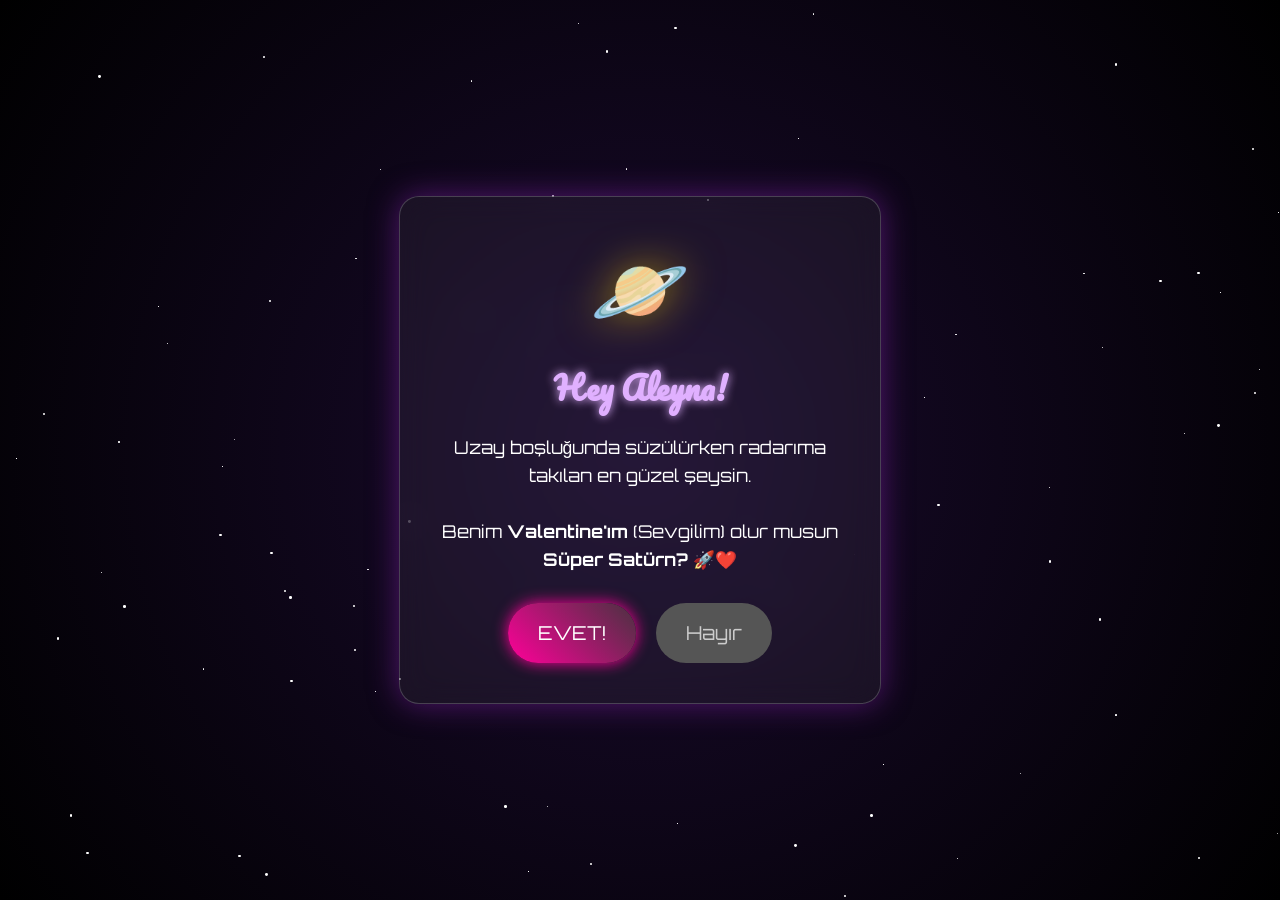
<file: index.html>
<!DOCTYPE html>
<html lang="tr">
<head>
    <meta charset="UTF-8">
    <meta name="viewport" content="width=device-width, initial-scale=1.0">
    <title>Süper Satürn'e Mesaj Var 🪐</title>
    <style>
        /* Google Fontları */
        @import url('https://fonts.googleapis.com/css2?family=Orbitron:wght@500;700&family=Pacifico&display=swap');

        body {
            margin: 0;
            padding: 0;
            height: 100vh;
            width: 100vw;
            overflow: hidden; /* Kaydırma çubuklarını gizle */
            background: radial-gradient(circle at center, #1a0b2e, #000000);
            font-family: 'Orbitron', sans-serif;
            color: white;
            display: flex;
            flex-direction: column;
            align-items: center;
            justify-content: center;
            text-align: center;
        }

        /* Arka Plan Yıldızları */
        .stars {
            position: fixed;
            top: 0;
            left: 0;
            width: 100%;
            height: 100%;
            pointer-events: none;
            z-index: 0;
        }
        
        .star {
            position: absolute;
            background: white;
            border-radius: 50%;
            animation: twinkle var(--duration) infinite ease-in-out;
        }

        @keyframes twinkle {
            0%, 100% { opacity: 0.2; }
            50% { opacity: 1; transform: scale(1.2); }
        }

        /* Ana Kutu Tasarımı */
        .card {
            background: rgba(255, 255, 255, 0.05);
            backdrop-filter: blur(15px);
            border: 1px solid rgba(255, 255, 255, 0.2);
            padding: 40px;
            border-radius: 20px;
            box-shadow: 0 0 30px rgba(123, 31, 162, 0.6);
            max-width: 90%;
            width: 400px;
            z-index: 10;
            position: relative;
        }

        h1 {
            font-family: 'Pacifico', cursive;
            color: #e0b0ff;
            font-size: 2rem;
            margin-bottom: 10px;
            text-shadow: 0 0 10px #e0b0ff;
        }

        p {
            font-size: 1.1rem;
            line-height: 1.6;
            margin-bottom: 30px;
        }

        .planet-icon {
            font-size: 5rem;
            display: block;
            margin: 0 auto 20px;
            filter: drop-shadow(0 0 20px rgba(255, 215, 0, 0.5));
            animation: float 3s ease-in-out infinite;
        }

        @keyframes float {
            0%, 100% { transform: translateY(0); }
            50% { transform: translateY(-15px); }
        }

        /* Butonlar */
        .btn-group {
            display: flex;
            justify-content: center;
            gap: 20px;
            margin-top: 20px;
            height: 60px; /* Buton kaçarken düzen bozulmasın diye */
        }

        button {
            padding: 12px 30px;
            font-size: 1.2rem;
            border: none;
            border-radius: 50px;
            cursor: pointer;
            font-family: 'Orbitron', sans-serif;
            transition: 0.3s;
            outline: none;
        }

        #yesBtn {
            background: linear-gradient(45deg, #ff0099, #493240);
            color: white;
            box-shadow: 0 0 15px #ff0099;
            z-index: 2;
        }

        #yesBtn:hover {
            transform: scale(1.1);
            box-shadow: 0 0 25px #ff0099;
        }

        #noBtn {
            background: #555;
            color: #ccc;
            position: relative; /* JavaScript ile absolute olacak */
            z-index: 1;
        }

        /* Gizli Mesaj */
        #success {
            display: none;
        }

        /* Kalp Animasyonu */
        .heart {
            position: fixed;
            color: #ff0055;
            font-size: 2rem;
            animation: rise 4s linear forwards;
            z-index: 100;
        }

        @keyframes rise {
            to { transform: translateY(-110vh) rotate(720deg); opacity: 0; }
        }

    </style>
</head>
<body>

    <div class="stars" id="stars"></div>

    <div class="card" id="questionCard">
        <div class="planet-icon">🪐</div>
        <h1>Hey Aleyna!</h1>
        <p>
            Uzay boşluğunda süzülürken radarıma takılan en güzel şeysin.<br><br>
            Benim <b>Valentine'ım</b> (Sevgilim) olur musun <b>Süper Satürn?</b> 🚀❤️
        </p>
        
        <div class="btn-group">
            <button id="yesBtn" onclick="sheSaidYes()">EVET!</button>
            <button id="noBtn" onmouseover="kac()" ontouchstart="kac()">Hayır</button>
        </div>
    </div>

    <div class="card" id="success">
        <div class="planet-icon">👩‍🚀❤️👨‍🚀</div>
        <h1>Yeyyy! 🥳</h1>
        <p>
            Biliyordum! Yer çekimine karşı koyamazsın. <br>
            Seni seviyorum Süper Satürn'üm! <br><br>
            (Zaten 'Hayır' tuşu bozuktu şşşt 😉)
        </p>
    </div>

    <script>
        // Yıldızları oluştur
        const starsContainer = document.getElementById('stars');
        for(let i=0; i<100; i++) {
            let star = document.createElement('div');
            star.className = 'star';
            star.style.left = Math.random() * 100 + '%';
            star.style.top = Math.random() * 100 + '%';
            star.style.width = Math.random() * 3 + 'px';
            star.style.height = star.style.width;
            star.style.setProperty('--duration', Math.random() * 3 + 2 + 's');
            starsContainer.appendChild(star);
        }

        // Kaçan Buton Fonksiyonu
        const noBtn = document.getElementById('noBtn');
        const phrases = ["Yakalayamazsın!", "Ciddi misin?", "O tuş bozuk!", "Hadi canım!", "İmkansız!", "Dene Bakalım!"];

        function kac() {
            // Ekran sınırlarını al
            const maxX = window.innerWidth - 100;
            const maxY = window.innerHeight - 50;

            const randomX = Math.random() * maxX;
            const randomY = Math.random() * maxY;

            // Butonu yeni konuma taşı
            noBtn.style.position = 'fixed';
            noBtn.style.left = randomX + 'px';
            noBtn.style.top = randomY + 'px';
            
            // Rengini ve yazısını değiştir
            noBtn.innerText = phrases[Math.floor(Math.random() * phrases.length)];
            noBtn.style.background = "#ff4444";
            noBtn.style.color = "white";
        }

        // Evet denilince
        function sheSaidYes() {
            document.getElementById('questionCard').style.display = 'none';
            document.getElementById('success').style.display = 'block';
            startConfetti();
        }

        // Kalp Yağmuru
        function startConfetti() {
            setInterval(() => {
                const heart = document.createElement('div');
                heart.classList.add('heart');
                heart.innerHTML = '❤️';
                heart.style.left = Math.random() * 100 + 'vw';
                heart.style.fontSize = Math.random() * 30 + 10 + 'px';
                document.body.appendChild(heart);
                
                setTimeout(() => heart.remove(), 4000);
            }, 100);
        }
    </script>
</body>
</html>
</file>
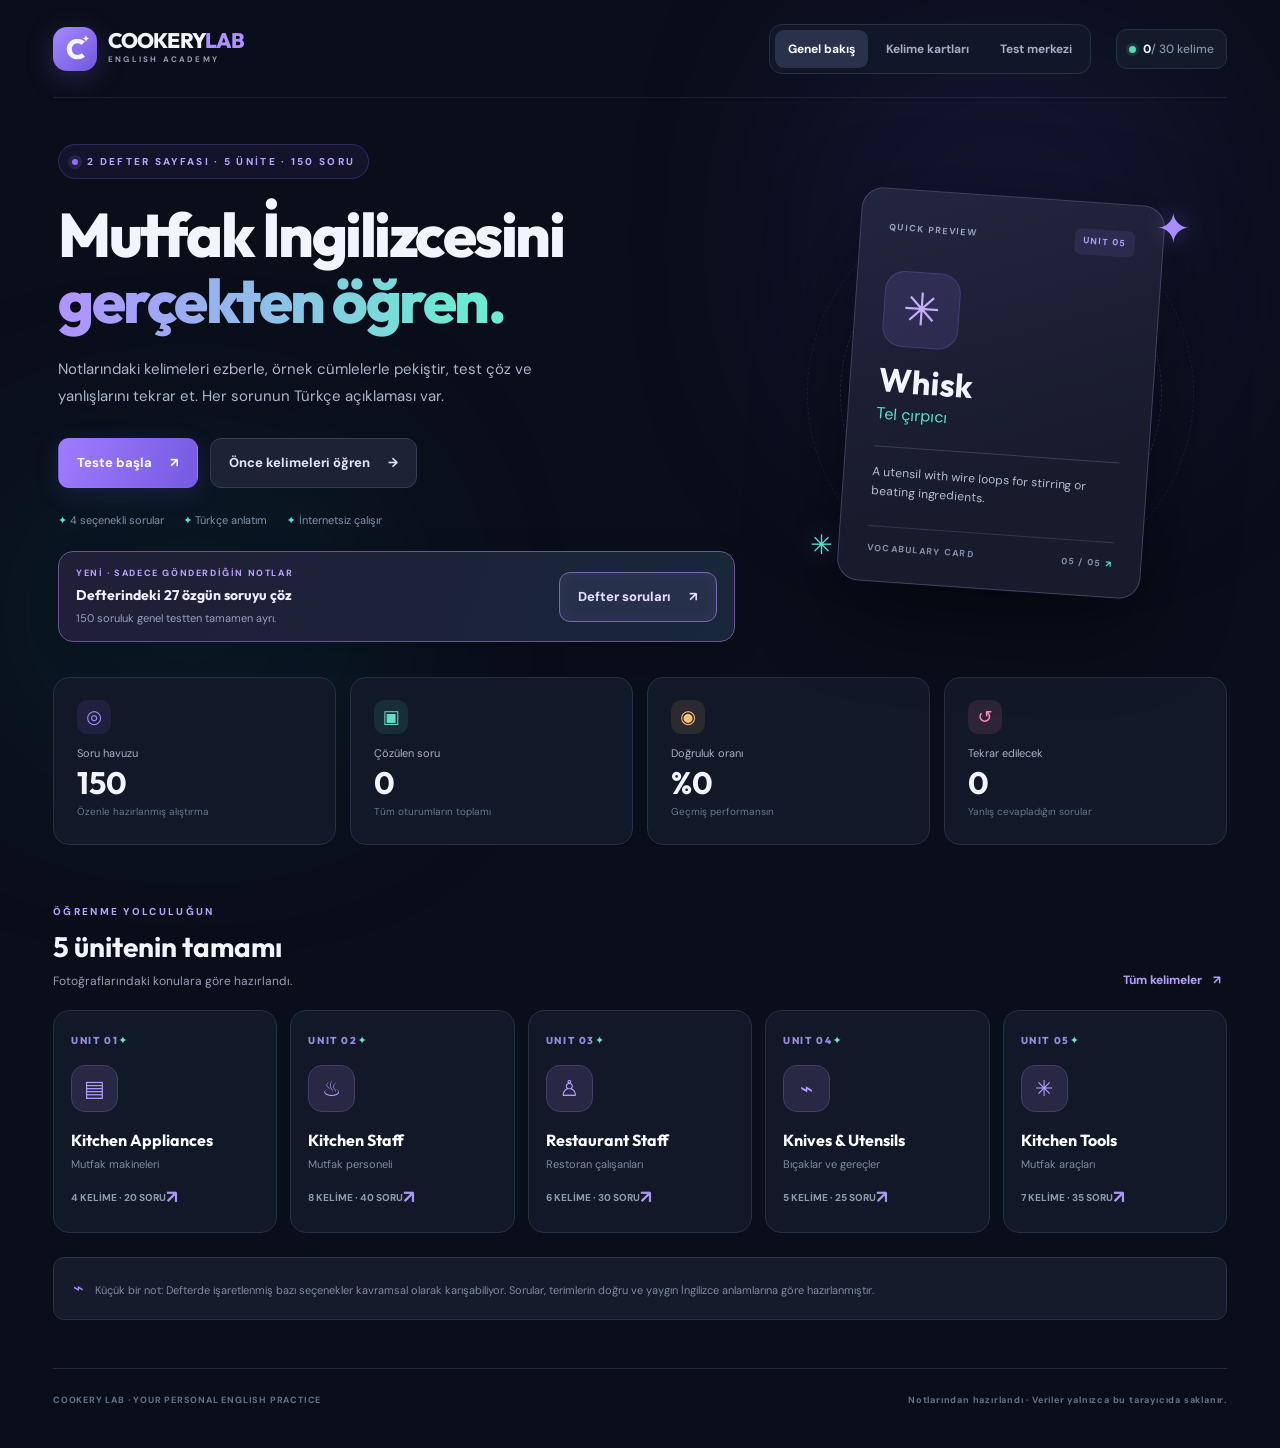
<file: cookery-lab/index.html>
<!doctype html>
<html lang="tr">
<head>
  <meta charset="utf-8">
  <meta name="viewport" content="width=device-width, initial-scale=1">
  <meta name="theme-color" content="#0b1020">
  <meta name="description" content="Cookery English — 150 soruluk Türkçe destekli, çevrimdışı çalışabilen İngilizce mutfak terimleri testi.">
  <title>Cookery English | 150 Soruluk Akıllı Çalışma</title>
  <link rel="stylesheet" href="./style.css?v=notebook27">
  <script src="./script.js?v=notebook27" defer></script>
</head>
<body>
  <div class="ambient ambient-one"></div><div class="ambient ambient-two"></div>
  <div class="app-shell">
    <header class="site-header">
      <a href="#home" class="brand" data-nav="home" aria-label="Ana sayfa">
        <span class="brand-mark" aria-hidden="true">C<span>✦</span></span>
        <span class="brand-name">COOKERY<span class="brand-accent">LAB</span><small>ENGLISH ACADEMY</small></span>
      </a>
      <nav class="top-nav" aria-label="Sayfalar">
        <button class="nav-btn active" data-nav="home" type="button">Genel bakış</button>
        <button class="nav-btn" data-nav="study" type="button">Kelime kartları</button>
        <button class="nav-btn" data-nav="quiz" type="button">Test merkezi</button>
      </nav>
      <div class="header-score"><span class="live-dot"></span><span id="header-learned">0</span><span class="header-score-suffix">/ 30 kelime</span></div>
    </header>

    <main>
      <section id="view-home" class="view">
        <div class="hero">
          <div class="hero-copy">
            <div class="eyebrow"><span class="eyebrow-dot"></span> 2 DEFTER SAYFASI · 5 ÜNİTE · 150 SORU</div>
            <h1>Mutfak İngilizcesini<br><span class="gradient-text">gerçekten öğren.</span></h1>
            <p>Notlarındaki kelimeleri ezberle, örnek cümlelerle pekiştir, test çöz ve yanlışlarını tekrar et. Her sorunun Türkçe açıklaması var.</p>
            <div class="hero-actions">
              <button type="button" class="btn btn-primary" id="hero-start">Teste başla <span aria-hidden="true">↗</span></button>
              <button type="button" class="btn btn-secondary" id="hero-study">Önce kelimeleri öğren <span aria-hidden="true">→</span></button>
            </div>
            <div class="hero-tags"><span>✦ 4 seçenekli sorular</span><span>✦ Türkçe anlatım</span><span>✦ İnternetsiz çalışır</span></div>
            <div class="notebook-entry"><div class="notebook-entry-copy"><span class="notebook-mini">YENİ · SADECE GÖNDERDİĞİN NOTLAR</span><strong>Defterindeki 27 özgün soruyu çöz</strong><span>150 soruluk genel testten tamamen ayrı.</span></div><button type="button" id="hero-notebook" class="btn btn-notebook">Defter soruları <span aria-hidden="true">↗</span></button></div>
          </div>
          <div class="hero-visual" aria-hidden="true">
            <div class="floating-symbol symbol-a">✦</div><div class="floating-symbol symbol-b">✳</div>
            <div class="showcase-card"><div class="showcase-top"><span class="tiny-label">QUICK PREVIEW</span><span class="tiny-tag">UNIT 05</span></div>
              <div class="showcase-icon">✳</div><h3>Whisk</h3><p>Tel çırpıcı</p>
              <div class="showcase-separator"></div>
              <div class="showcase-definition">A utensil with wire loops for stirring or beating ingredients.</div>
              <div class="showcase-bottom"><span>VOCABULARY CARD</span><span>05 / 05 <span class="mini-arrow">↗</span></span></div>
            </div>
          </div>
        </div>

        <div class="metric-grid">
          <div class="metric"><div class="metric-icon purple">◎</div><div class="metric-label">Soru havuzu</div><div class="metric-value" id="metric-questions">150</div><div class="metric-note">Özenle hazırlanmış alıştırma</div></div>
          <div class="metric"><div class="metric-icon turquoise">▣</div><div class="metric-label">Çözülen soru</div><div class="metric-value" id="metric-answered">0</div><div class="metric-note">Tüm oturumların toplamı</div></div>
          <div class="metric"><div class="metric-icon orange">◉</div><div class="metric-label">Doğruluk oranı</div><div class="metric-value" id="metric-accuracy">%0</div><div class="metric-note">Geçmiş performansın</div></div>
          <div class="metric"><div class="metric-icon pink">↺</div><div class="metric-label">Tekrar edilecek</div><div class="metric-value" id="metric-missed">0</div><div class="metric-note">Yanlış cevapladığın sorular</div></div>
        </div>

        <div class="section-header"><div><div class="section-kicker">ÖĞRENME YOLCULUĞUN</div><h2>5 ünitenin tamamı</h2><p>Fotoğraflarındaki konulara göre hazırlandı.</p></div><button class="text-link" type="button" data-nav="study">Tüm kelimeler <span>↗</span></button></div>
        <div id="unit-grid" class="unit-grid"></div>
        <div class="foot-note"><span>⌁</span> Küçük bir not: Defterde işaretlenmiş bazı seçenekler kavramsal olarak karışabiliyor. Sorular, terimlerin doğru ve yaygın İngilizce anlamlarına göre hazırlanmıştır.</div>
      </section>

      <section id="view-study" class="view" hidden>
        <div class="page-heading"><div class="section-kicker">ÖNCE ÖĞREN</div><h1>Kelime kartları<span class="gradient-text">.</span></h1><p>Bir karta tıkla: İngilizce ve Türkçe açıklama arasında geçiş yap. Bildiğin kelimeleri işaretle.</p></div>
        <div class="toolbar">
          <label class="search-box"><span aria-hidden="true">⌕</span><input id="study-search" type="search" autocomplete="off" placeholder="İngilizce veya Türkçe kelime ara…" aria-label="Kelime ara"></label>
          <label class="select-wrap">Ünite <select id="study-unit"><option value="all">Tüm üniteler</option><option value="1">01 · Appliances</option><option value="2">02 · Kitchen staff</option><option value="3">03 · Restaurant staff</option><option value="4">04 · Knives</option><option value="5">05 · Utensils</option></select></label>
        </div>
        <div class="study-meta"><span id="study-count">30 kart</span><span>İpucu: Ön yüz / arka yüz için karta dokun.</span></div>
        <div id="flashcard-grid" class="flashcard-grid"></div>
        <div id="study-empty" class="empty-state" hidden>Bu aramaya uygun kelime bulunamadı.</div>
      </section>

      <section id="view-quiz" class="view" hidden>
        <div class="page-heading"><div class="section-kicker">BİLGİNİ SINAMAYA HAZIR MISIN?</div><h1>Test merkezi<span class="gradient-text">.</span></h1><p>Konuyu ve soru sayısını seç. Her cevaptan sonra açıklamayı gör, yanlışlarını daha sonra tekrar et.</p></div>

        <div class="notebook-banner"><div class="notebook-banner-icon" aria-hidden="true">▤</div><div class="notebook-banner-text"><span class="notebook-mini">DEFTER MODU · 2 FOTOĞRAF · 27 SORU</span><strong>Sadece deftere yazdığın sorular</strong><small>1–5. ünitelerdeki boşluk doldurma, iki seçenekli sorular ve eşleştirmeler. Yeni üretilmiş soru yok.</small></div><button type="button" id="start-notebook" class="btn btn-notebook">Sadece defter soruları <span aria-hidden="true">↗</span></button></div>
        <div id="quiz-setup" class="setup-layout">
          <div class="panel setup-main">
            <div class="panel-number">01 / TEST AYARLARI</div>
            <h2>Testini özelleştir</h2>
            <div class="field-block"><label for="quiz-unit">Hangi ünite?</label><select id="quiz-unit" class="big-select"><option value="all">Tüm üniteler · Karma test</option><option value="1">01 · Kitchen Appliances</option><option value="2">02 · Kitchen Staff</option><option value="3">03 · Restaurant Staff</option><option value="4">04 · Knives & Utensils</option><option value="5">05 · Kitchen Tools</option></select></div>
            <div class="field-block"><label for="quiz-count">Kaç soru çözmek istersin?</label><select id="quiz-count" class="big-select"><option value="10">10 soru · Hızlı tur</option><option value="20">20 soru · Kısa test</option><option value="50">50 soru · Detaylı çalışma</option><option value="100">100 soru · Büyük deneme</option><option value="all" selected>Tüm sorular · Eksiksiz test</option></select></div>
            <div class="field-block"><label for="quiz-mode">Soru türü</label><select id="quiz-mode" class="big-select"><option value="all">Tüm sorular</option><option value="missed">Yalnızca yanlış yaptıklarım</option></select></div>
            <div class="field-block"><label for="quiz-timer">Soru başına süre</label><select id="quiz-timer" class="big-select"><option value="0">Süresiz · Öğrenme modu</option><option value="15">15 saniye · Zor</option><option value="30">30 saniye</option><option value="60">60 saniye</option></select></div>
            <div class="check-row"><label><input type="checkbox" id="quiz-shuffle" checked><span> Soruları karıştır</span></label></div>
            <div id="setup-warning" class="inline-warning" hidden></div>
            <button type="button" class="btn btn-primary btn-wide" id="start-test">Testi başlat <span>↗</span></button>
          </div>
          <aside class="panel setup-aside"><div class="small-icon">✦</div><h3>Nasıl çalışır?</h3>
            <div class="step"><span>01</span><div><b>Bir cevap seç</b><p>Her soruda dört seçenek bulunur.</p></div></div>
            <div class="step"><span>02</span><div><b>Nedenini öğren</b><p>Türkçe açıklama ve doğru yanıt gösterilir.</p></div></div>
            <div class="step"><span>03</span><div><b>Yanlışları tekrarla</b><p>Zorlandığın sorular otomatik kaydedilir.</p></div></div>
            <div class="shortcut-note">⌨️ Klavye: <kbd>1</kbd>–<kbd>7</kbd> cevapla, <kbd>Enter</kbd> sonraki soruya geç.</div>
          </aside>
        </div>

        <div id="active-quiz" class="quiz-layout" hidden>
          <div class="quiz-top"><button type="button" class="quiet-btn" id="exit-quiz">← Testten çık</button><div id="quiz-progress-text">Soru 1 / 150</div><div id="quiz-timer-display" class="timer-chip" hidden>◷ <span id="timer-seconds">30</span>s</div></div>
          <div class="progress-track"><div id="quiz-progress-bar" class="progress-fill" style="width:0%"></div></div>
          <div class="question-card">
            <div class="question-meta"><span id="question-unit" class="unit-chip">UNIT 01</span><span id="question-type">KELİME BİLGİSİ</span></div>
            <h2 id="question-prompt"></h2><p id="question-hint" class="question-hint"></p>
            <div id="answer-options" class="answer-options" role="group" aria-label="Cevap seçenekleri"></div>
            <div id="answer-feedback" class="answer-feedback" role="status" aria-live="polite" hidden></div>
            <div class="question-footer"><div id="live-score">✓ 0 doğru · ✕ 0 yanlış</div><button type="button" class="btn btn-primary" id="next-question" hidden>Sonraki soru <span>→</span></button></div>
          </div>
        </div>

        <div id="quiz-results" class="results-layout" hidden>
          <div class="panel results-panel"><div class="result-glow">✦</div><div class="section-kicker">TEST TAMAMLANDI</div><h2>Harika, çalışmaya devam!</h2><p>Sonuçlarını incele ve yanlış sorularınla yeniden pratik yap.</p>
            <div class="result-score"><span id="result-percent">0%</span><small>DOĞRULUK</small></div>
            <div class="result-stats"><span><b id="result-correct">0</b> doğru</span><span><b id="result-wrong">0</b> yanlış</span><span><b id="result-total">0</b> soru</span></div>
            <div class="result-actions"><button type="button" class="btn btn-primary" id="retry-wrong">Yanlışlarımı tekrar et</button><button type="button" class="btn btn-secondary" id="new-test">Yeni test oluştur</button></div>
          </div>
          <div class="review-heading"><h3>Cevaplarını gözden geçir</h3><span id="review-count"></span></div>
          <div id="review-list" class="review-list"></div>
        </div>
      </section>
    </main>

    <footer class="footer"><span>COOKERY LAB · YOUR PERSONAL ENGLISH PRACTICE</span><span>Notlarından hazırlandı · Veriler yalnızca bu tarayıcıda saklanır.</span></footer>
  </div>
  <noscript>Bu çalışmanın çalışması için tarayıcında JavaScript etkin olmalıdır.</noscript>
</body>
</html>
</file>
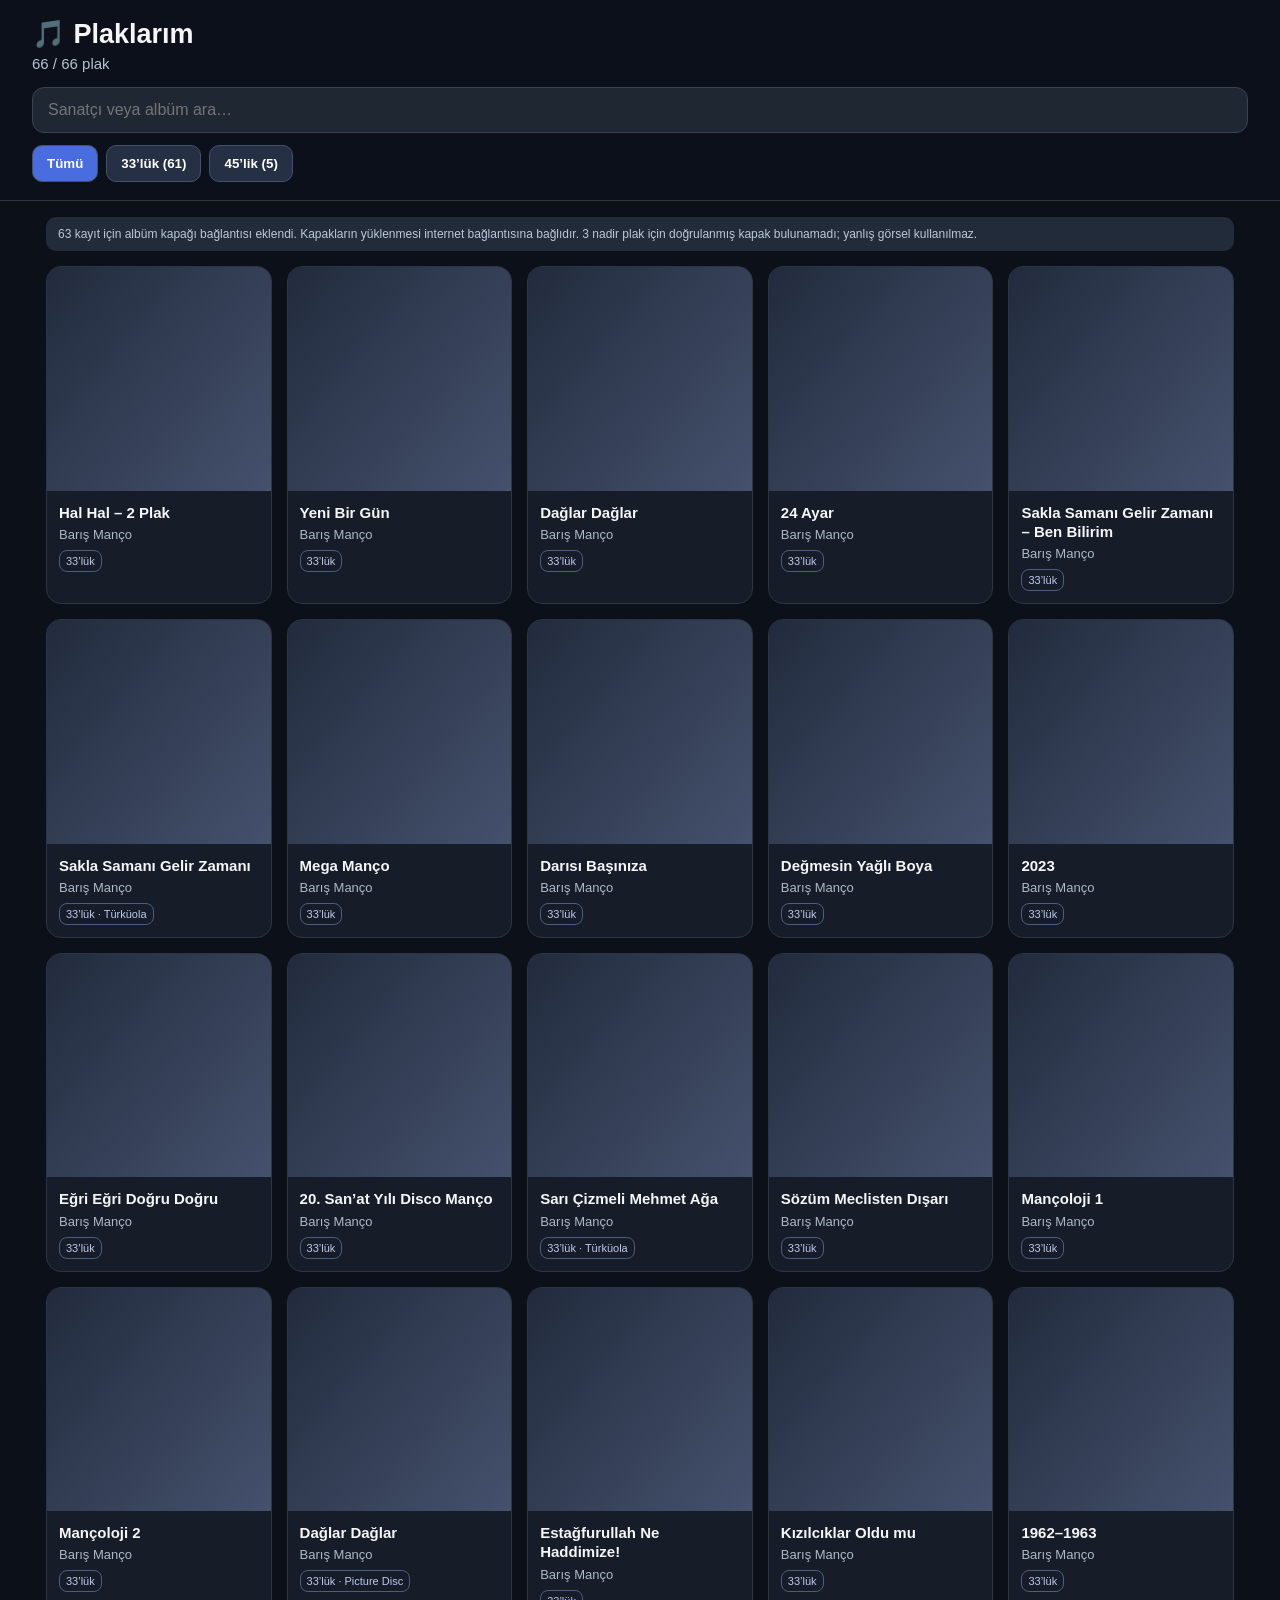
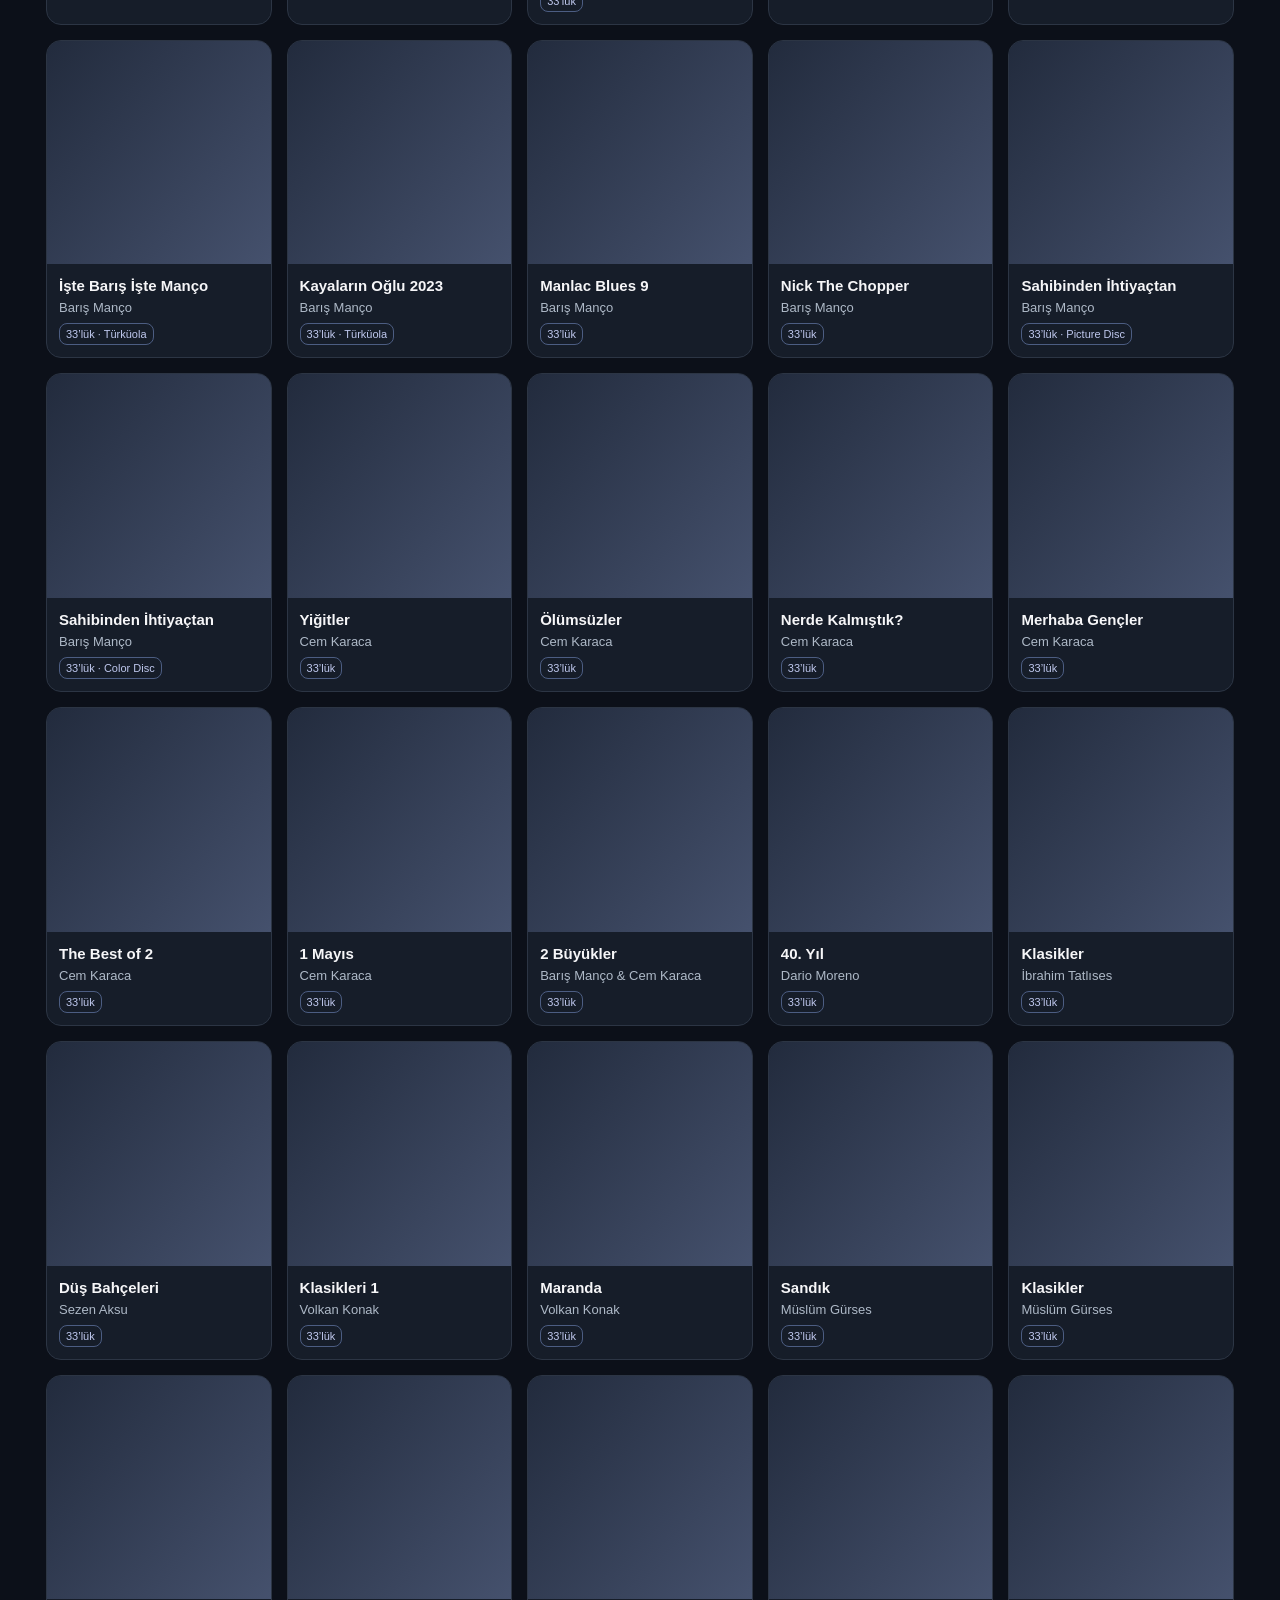
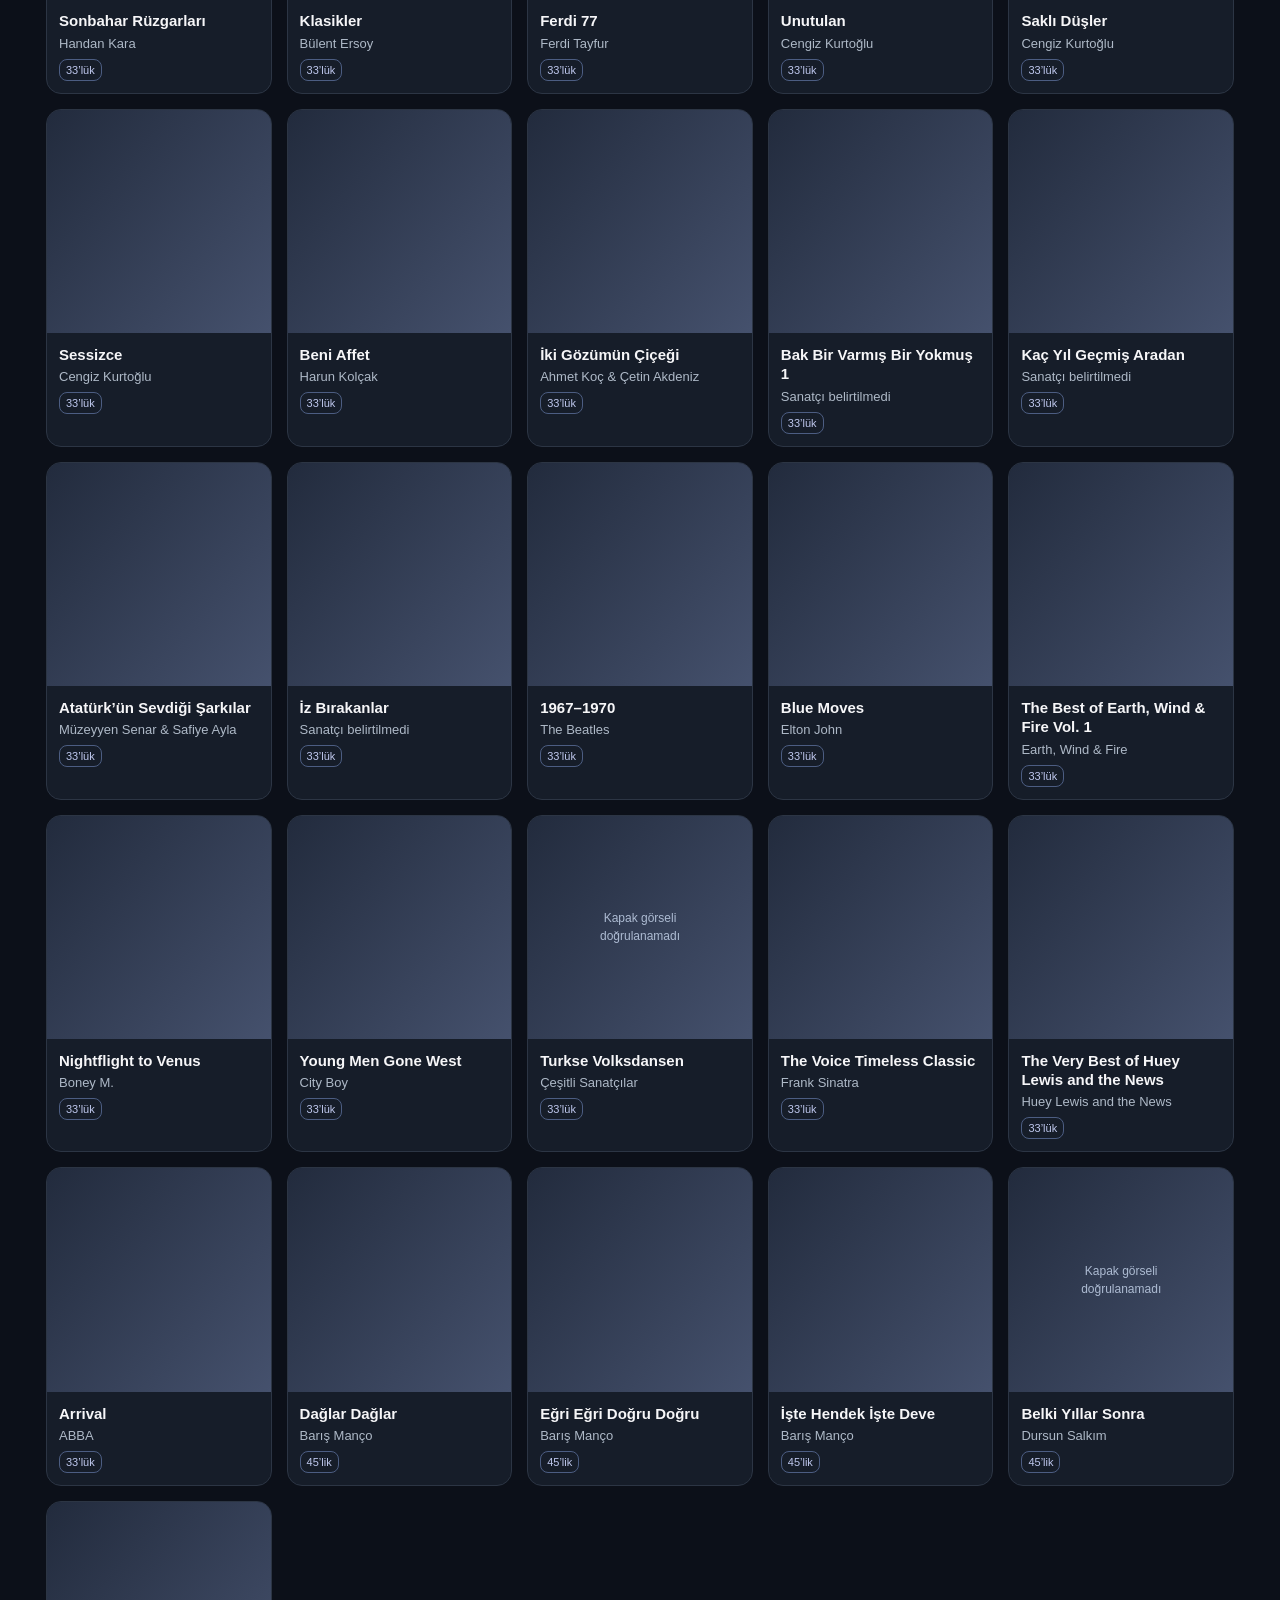
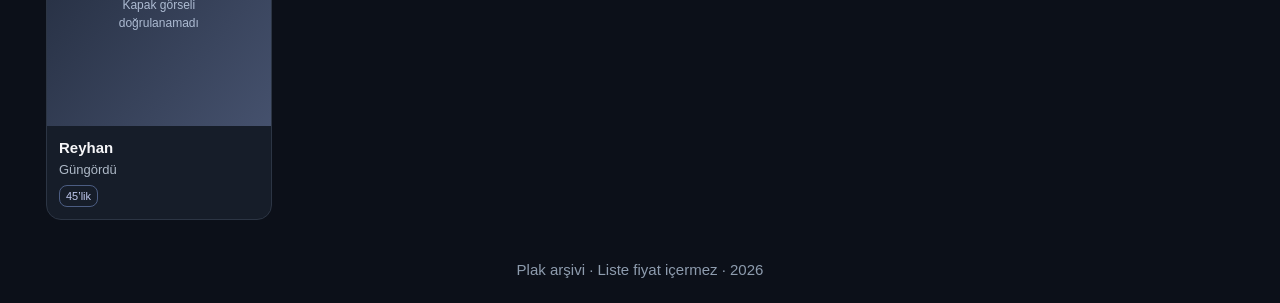
<file: plak-arsivim/index.html>
<!doctype html><html lang="tr"><head><meta charset="UTF-8"><meta name="viewport" content="width=device-width, initial-scale=1,viewport-fit=cover"><title>Plaklarım · 66 Plak</title><meta name="theme-color" content="#0c1019"><style>:root{color-scheme:dark}*{box-sizing:border-box}body{margin:0;background:#0c1019;color:#f6f6f8;font:15px -apple-system,BlinkMacSystemFont,"Segoe UI",sans-serif}header{position:sticky;top:0;z-index:2;background:#0d111bea;backdrop-filter:blur(16px);padding:18px max(14px,env(safe-area-inset-left));border-bottom:1px solid #303642}h1{font-size:27px;margin:0 0 5px}p{color:#b8c3cf;margin:0 0 15px}#search{width:100%;padding:13px 15px;border-radius:12px;background:#1f2733;color:white;border:1px solid #394250;font-size:16px}nav{display:flex;gap:8px;margin-top:12px}button{background:#253044;border:1px solid #44516b;color:white;padding:10px 14px;border-radius:10px;font-weight:650}button.on{background:#496ddf}main{padding:16px;max-width:1220px;margin:auto}.grid{display:grid;grid-template-columns:repeat(auto-fill,minmax(145px,1fr));gap:15px}.card{background:#161d29;border:1px solid #2c3544;border-radius:15px;overflow:hidden}.cover{aspect-ratio:1;background:linear-gradient(130deg,#222b3d,#45516d);position:relative;display:flex;align-items:center;justify-content:center;overflow:hidden}.cover img{width:100%;height:100%;object-fit:cover;display:block}.placeholder{font-size:12px;color:#adbbd2;display:block;text-align:center;max-width:140px;line-height:1.5;padding:12px}.body{padding:12px}.name{font-weight:700;line-height:1.28;margin-bottom:5px}.artist{color:#aeb9c7;font-size:13px}.pill{display:inline-block;font-size:11px;margin-top:8px;color:#bfc8ee;border:1px solid #4c5d82;border-radius:8px;padding:4px 6px}.small{color:#97a6b9;font-size:12px;margin:8px 0}a{color:#acbcff}footer{padding:25px;text-align:center;color:#8e9cae}.notice{padding:10px 12px;background:#222b39;border-radius:10px;font-size:12px;color:#bcc8d8;margin-bottom:15px}@media(min-width:600px){header{padding-left:32px;padding-right:32px}.grid{grid-template-columns:repeat(auto-fill,minmax(195px,1fr))}}</style></head><body><header><h1>🎵 Plaklarım</h1><p id="counter">66 plak</p><input id="search" placeholder="Sanatçı veya albüm ara…" aria-label="Plak ara"><nav><button class="on" data-kind="all">Tümü</button><button data-kind="33’lük">33’lük (61)</button><button data-kind="45’lik">45’lik (5)</button></nav></header><main><div class="notice">63 kayıt için albüm kapağı bağlantısı eklendi. Kapakların yüklenmesi internet bağlantısına bağlıdır. 3 nadir plak için doğrulanmış kapak bulunamadı; yanlış görsel kullanılmaz.</div><div class="grid" id="grid"></div></main><footer>Plak arşivi · Liste fiyat içermez · 2026</footer><script>
const records=[{"id":1,"kind":"33’lük","artist":"Barış Manço","title":"Hal Hal – 2 Plak","variant":""},{"id":2,"kind":"33’lük","artist":"Barış Manço","title":"Yeni Bir Gün","variant":""},{"id":3,"kind":"33’lük","artist":"Barış Manço","title":"Dağlar Dağlar","variant":""},{"id":4,"kind":"33’lük","artist":"Barış Manço","title":"24 Ayar","variant":""},{"id":5,"kind":"33’lük","artist":"Barış Manço","title":"Sakla Samanı Gelir Zamanı – Ben Bilirim","variant":""},{"id":6,"kind":"33’lük","artist":"Barış Manço","title":"Sakla Samanı Gelir Zamanı","variant":"Türküola"},{"id":7,"kind":"33’lük","artist":"Barış Manço","title":"Mega Manço","variant":""},{"id":8,"kind":"33’lük","artist":"Barış Manço","title":"Darısı Başınıza","variant":""},{"id":9,"kind":"33’lük","artist":"Barış Manço","title":"Değmesin Yağlı Boya","variant":""},{"id":10,"kind":"33’lük","artist":"Barış Manço","title":"2023","variant":""},{"id":11,"kind":"33’lük","artist":"Barış Manço","title":"Eğri Eğri Doğru Doğru","variant":""},{"id":12,"kind":"33’lük","artist":"Barış Manço","title":"20. San’at Yılı Disco Manço","variant":""},{"id":13,"kind":"33’lük","artist":"Barış Manço","title":"Sarı Çizmeli Mehmet Ağa","variant":"Türküola"},{"id":14,"kind":"33’lük","artist":"Barış Manço","title":"Sözüm Meclisten Dışarı","variant":""},{"id":15,"kind":"33’lük","artist":"Barış Manço","title":"Mançoloji 1","variant":""},{"id":16,"kind":"33’lük","artist":"Barış Manço","title":"Mançoloji 2","variant":""},{"id":17,"kind":"33’lük","artist":"Barış Manço","title":"Dağlar Dağlar","variant":"Picture Disc"},{"id":18,"kind":"33’lük","artist":"Barış Manço","title":"Estağfurullah Ne Haddimize!","variant":""},{"id":19,"kind":"33’lük","artist":"Barış Manço","title":"Kızılcıklar Oldu mu","variant":""},{"id":20,"kind":"33’lük","artist":"Barış Manço","title":"1962–1963","variant":""},{"id":21,"kind":"33’lük","artist":"Barış Manço","title":"İşte Barış İşte Manço","variant":"Türküola"},{"id":22,"kind":"33’lük","artist":"Barış Manço","title":"Kayaların Oğlu 2023","variant":"Türküola"},{"id":23,"kind":"33’lük","artist":"Barış Manço","title":"Manlac Blues 9","variant":""},{"id":24,"kind":"33’lük","artist":"Barış Manço","title":"Nick The Chopper","variant":""},{"id":25,"kind":"33’lük","artist":"Barış Manço","title":"Sahibinden İhtiyaçtan","variant":"Picture Disc"},{"id":26,"kind":"33’lük","artist":"Barış Manço","title":"Sahibinden İhtiyaçtan","variant":"Color Disc"},{"id":27,"kind":"33’lük","artist":"Cem Karaca","title":"Yiğitler","variant":""},{"id":28,"kind":"33’lük","artist":"Cem Karaca","title":"Ölümsüzler","variant":""},{"id":29,"kind":"33’lük","artist":"Cem Karaca","title":"Nerde Kalmıştık?","variant":""},{"id":30,"kind":"33’lük","artist":"Cem Karaca","title":"Merhaba Gençler","variant":""},{"id":31,"kind":"33’lük","artist":"Cem Karaca","title":"The Best of 2","variant":""},{"id":32,"kind":"33’lük","artist":"Cem Karaca","title":"1 Mayıs","variant":""},{"id":33,"kind":"33’lük","artist":"Barış Manço & Cem Karaca","title":"2 Büyükler","variant":""},{"id":34,"kind":"33’lük","artist":"Dario Moreno","title":"40. Yıl","variant":""},{"id":35,"kind":"33’lük","artist":"İbrahim Tatlıses","title":"Klasikler","variant":""},{"id":36,"kind":"33’lük","artist":"Sezen Aksu","title":"Düş Bahçeleri","variant":""},{"id":37,"kind":"33’lük","artist":"Volkan Konak","title":"Klasikleri 1","variant":""},{"id":38,"kind":"33’lük","artist":"Volkan Konak","title":"Maranda","variant":""},{"id":39,"kind":"33’lük","artist":"Müslüm Gürses","title":"Sandık","variant":""},{"id":40,"kind":"33’lük","artist":"Müslüm Gürses","title":"Klasikler","variant":""},{"id":41,"kind":"33’lük","artist":"Handan Kara","title":"Sonbahar Rüzgarları","variant":""},{"id":42,"kind":"33’lük","artist":"Bülent Ersoy","title":"Klasikler","variant":""},{"id":43,"kind":"33’lük","artist":"Ferdi Tayfur","title":"Ferdi 77","variant":""},{"id":44,"kind":"33’lük","artist":"Cengiz Kurtoğlu","title":"Unutulan","variant":""},{"id":45,"kind":"33’lük","artist":"Cengiz Kurtoğlu","title":"Saklı Düşler","variant":""},{"id":46,"kind":"33’lük","artist":"Cengiz Kurtoğlu","title":"Sessizce","variant":""},{"id":47,"kind":"33’lük","artist":"Harun Kolçak","title":"Beni Affet","variant":""},{"id":48,"kind":"33’lük","artist":"Ahmet Koç & Çetin Akdeniz","title":"İki Gözümün Çiçeği","variant":""},{"id":49,"kind":"33’lük","artist":"Sanatçı belirtilmedi","title":"Bak Bir Varmış Bir Yokmuş 1","variant":""},{"id":50,"kind":"33’lük","artist":"Sanatçı belirtilmedi","title":"Kaç Yıl Geçmiş Aradan","variant":""},{"id":51,"kind":"33’lük","artist":"Müzeyyen Senar & Safiye Ayla","title":"Atatürk’ün Sevdiği Şarkılar","variant":""},{"id":52,"kind":"33’lük","artist":"Sanatçı belirtilmedi","title":"İz Bırakanlar","variant":""},{"id":53,"kind":"33’lük","artist":"The Beatles","title":"1967–1970","variant":""},{"id":54,"kind":"33’lük","artist":"Elton John","title":"Blue Moves","variant":""},{"id":55,"kind":"33’lük","artist":"Earth, Wind & Fire","title":"The Best of Earth, Wind & Fire Vol. 1","variant":""},{"id":56,"kind":"33’lük","artist":"Boney M.","title":"Nightflight to Venus","variant":""},{"id":57,"kind":"33’lük","artist":"City Boy","title":"Young Men Gone West","variant":""},{"id":58,"kind":"33’lük","artist":"Çeşitli Sanatçılar","title":"Turkse Volksdansen","variant":""},{"id":59,"kind":"33’lük","artist":"Frank Sinatra","title":"The Voice Timeless Classic","variant":""},{"id":60,"kind":"33’lük","artist":"Huey Lewis and the News","title":"The Very Best of Huey Lewis and the News","variant":""},{"id":61,"kind":"33’lük","artist":"ABBA","title":"Arrival","variant":""},{"id":62,"kind":"45’lik","artist":"Barış Manço","title":"Dağlar Dağlar","variant":""},{"id":63,"kind":"45’lik","artist":"Barış Manço","title":"Eğri Eğri Doğru Doğru","variant":""},{"id":64,"kind":"45’lik","artist":"Barış Manço","title":"İşte Hendek İşte Deve","variant":""},{"id":65,"kind":"45’lik","artist":"Dursun Salkım","title":"Belki Yıllar Sonra","variant":""},{"id":66,"kind":"45’lik","artist":"Güngördü","title":"Reyhan","variant":""}];
const fixed={"1":"https://imusic.b-cdn.net/images/item/original/694/2090503871694.jpg?baris-manco-hal-hal-lp=&class=scaled&v=1617919324","2":"https://data.opus3a.com/product_photo/1e/1e8b81979670832b8c2db73ecd60ca68/a60a97241c4bb2ed6673ec9e714db922_max.jpg","3":"https://www.zuhalmuzik.com/images/product/1406598697550322151_1.jpg","4":"https://plakci.nl/wp-content/uploads/2022/09/8691223003927-baris-manco-24-ayar-cd-899-a4.jpg","5":"https://insheepsclothinghifi.com/wordpress/wp-content/uploads/2021/02/Baris_cover-1.jpg","6":"https://data.opus3a.com/product_photo/af/af9c39ebb55952698ae97fddce0b55df/ab9b10a669dd933171117bad5abf46f0_large.jpg","7":"https://static.ticimax.cloud/cdn-cgi/image/width%3D0%2Cquality%3D0/11545/uploads/urunresimleri/buyuk/baris-manco-mega-manco-plak-pop-lpemre-153514.jpg","8":"https://www.izmirplakcisi.com/12976-large_default/baris-manco-darisi-basiniza-plak.jpg","9":"https://static.ticimax.cloud/cdn-cgi/image/width%3D-%2Cquality%3D85/33320/uploads/urunresimleri/buyuk/baris-manco---degmesin-yagli-boya-7987.jpg","10":"https://rockinghorse.net/cdn/shop/files/4040824091507.jpg?v=1698953651","11":"https://data.opus3a.com/product_photo/83/8366f1de562fbb67dfad6cad01995bed/ba30817959abdc4958bd03dc44848010_max.jpg","12":"https://is1-ssl.mzstatic.com/image/thumb/Music116/v4/cb/24/76/cb247640-e224-5fed-620c-c6ac77064283/cover.jpg/1200x1200bf-60.jpg","13":"https://www.plaknoktasi.com/idea/ku/14/myassets/products/179/23-1.jpg?revision=1770912430","14":"https://rollplak.com/image/cache/catalog/plaklar/yerli-plaklar/trl020/trl020-baris-manco-sozum-meclisten-disari-lp-plak-1-1556x1551.jpg","15":"https://data.opus3a.com/product_photo/d4/d4e493dced9c36b7cb65e90d0d0933c0/f711b2d083fd14385a9e603ec8d8a632_max.jpg","16":"https://is1-ssl.mzstatic.com/image/thumb/Music/v4/73/82/5c/73825cf7-0720-518f-dbb2-9d9905a96d3f/cover.jpg/1200x1200bf-60.jpg","17":"https://www.zuhalmuzik.com/images/product/1406598697550322151_1.jpg","18":"https://data.opus3a.com/product_photo/7d/7db9f085c0706a5fd49ab71c98e3faf3/58ba39030ab86548fe05b75e2558a117_max.jpg","19":"https://static.ticimax.cloud/11545/Uploads/UrunResimleri/buyuk/baris-manco-ve-les-mistigris-toplulugu-03ef8-.jpg","20":"https://i.scdn.co/image/ab67616d0000b27396ce6ee09dc570dcafed7294","21":"https://a0.cdn.hhv.de/items/images/generated/475x475/00651/651276/3-baris-manco-iste-baris-iste-manco.webp","22":"https://a3.cdn.hhv.de/items/images/generated/970x970/00516/516983/3-baris-manco-kayalarin-oglu-2023.webp","23":"https://i.scdn.co/image/ab67616d0000b2737b1638c8743af694b1cc48ad","24":"https://analogkultur.com/cdn/shop/files/baris.jpg?v=1727433746&width=600","25":"https://static.ticimax.cloud/33320/uploads/urunresimleri/buyuk/baris-manco---ful-aksesuar-88-manco--sah-879a.jpg","26":"https://static.ticimax.cloud/33320/uploads/urunresimleri/buyuk/baris-manco---ful-aksesuar-88-manco--sah-879a.jpg","27":"https://www.hurefeantik.com/image/cache/catalog/08.06.2019/DSC_0596-800x800.JPG","28":"https://img-zuhalmuzik.mncdn.com/mnresize/1000/1000/images/product/1209328697869701562_1.jpg","29":"https://www.kadikoymuzikmarket.com/idea/sb/68/myassets/products/960/cem-karaca-nerde-kalmistik-33-luk-plak-jelatini-acik-3694.jpg?revision=1775156105","30":"https://static.ticimax.cloud/11545/uploads/urunresimleri/buyuk/cem-karaca-merhaba-gencler-plak-rock-l-2c5364.jpg","31":"https://i.ebayimg.com/images/g/yL8AAOSwhdhido~g/s-l1200.jpg","32":"https://img-zuhalmuzik.mncdn.com/mnresize/1000/1000/images/product/1247388697869709759_1.jpg","33":"https://a1.cdn.hhv.de/items/images/generated/970x970/01113/1113885/2-baris-manco-and-cem-karaca-2-buyukler.webp","34":"https://img-zuhalmuzik.mncdn.com/mnresize/1000/1000/images/product/1238108697420792398_1.jpg","35":"https://plakci.nl/wp-content/uploads/2022/12/8697420668945-ibrahim-tatlises-klasikl-57-4c6.jpg","36":"https://a2.cdn.hhv.de/items/images/generated/970x970/00983/983274/1-sezen-aksu-dus-bahceleri.webp","37":"https://cdn03.ciceksepeti.com/cicek/kc4418887-1/XL/volkan-konak---klasikleri---plak-kc4418887-1-d39c1555f87d44c788948ca2862df13d.jpg","38":"https://static.ticimax.cloud/cdn-cgi/image/width%3D-%2Cquality%3D99/11545/uploads/urunresimleri/buyuk/volkan-konak-maranda-plak-karadeniz-lp-510f5f.jpg","39":"https://cdplak.com/image/cache/catalog/ason2/son4/muslum-gurses-sandik-plak-kapak-on-1200x1200.jpg","40":"https://www.zuhalmuzik.com/images/product/1406468698527731228_1.jpg","41":"https://data.opus3a.com/product_photo/58/58dc6dc0f325f9056f9b6241d997783a/f0d50fb7cfe93ecf5d831869da79c33a_max.jpg","42":"https://is1-ssl.mzstatic.com/image/thumb/Music221/v4/4e/17/3d/4e173d4b-056f-0689-4d94-49e2a46a2feb/cover.jpg/3000x3000bb.jpg","43":"https://plakci.nl/wp-content/uploads/2022/02/8693968227408-ferdi-tayfur-ferdi-77-pl-a-37f9.jpg","44":"https://www.alpplak.com/image/data/resimler/cengiz-kurtoglu-unutulan-limitli-kirmizi-baski-plak-lp-195.jpg","45":"https://is1-ssl.mzstatic.com/image/thumb/Music221/v4/96/3b/33/963b335a-eeef-f96b-9942-bd1a41347d46/cover.jpg/1200x630bb.jpg","46":"https://data.opus3a.com/product_photo/0e/0ef0379ee84ecbdbcd5ec49192c04178/MAX/17fd2282560116ccb9ad851df23a0fed.jpg","47":"https://img-zuhalmuzik.mncdn.com/mnresize/1000/1000/images/product/1254098697893270799_1.jpg","48":"https://www.avrupamuzik.com/image/cache/catalog/albumler/iki-gozumun-cicegi-49463-1500x1500.jpg","49":"https://img-zuhalmuzik.mncdn.com/mnresize/1000/1000/images/product/1107488697420804978_1.jpg","50":"https://data.opus3a.com/product_photo/56/56495c1b7820cb8473edf7d8ce223a35/bf8c7be3761664f7ae2644c26f81ab2f_max.jpg","51":"https://img-zuhalmuzik.mncdn.com/mnresize/1000/1000/images/product/1541408697550322014_1.jpg","52":"https://ideacdn.net/shop/bf/47/myassets/products/741/iz-birakanlar-cesitli-sanatcilar-lp.jpg?revision=1697143329","53":"https://f.fcdn.app/imgs/70c3ba/www.palaciodelamusica.com.uy/pmusuy/a6e5/original/catalogo/602455920805-602455920805_1/1920-1200/beatles-beatles-1967-1970-the-blue-album-lp-beatles-beatles-1967-1970-the-blue-album-lp.jpg","54":"https://store.eltonjohn.com/cdn/shop/files/J3459_EJ_BlueMoves_2LP.png?v=1731503585","55":"https://media.s-bol.com/pgB1JDno1Zn2/nlzNGY/1200x1200.jpg","56":"https://schallplatten.me/wp-content/uploads/2024/12/20240510_175110_ergebnis-scaled.jpg","57":"https://coverartarchive.org/release/a363bdf5-2aeb-4c1e-8535-d5820cab80dd/19343623880-1200.jpg","59":"https://i.ebayimg.com/images/g/c0gAAeSwvSporFUO/s-l1200.jpg","60":"https://images.eil.com/large_image/HUEY_LEWIS_%26_THE_NEWS_THE%2BVERY%2BBEST%2BOF%2BHUEY%2BLEWIS%2BAND%2BTHE%2BNEWS-151298.jpg","61":"https://i.ebayimg.com/images/g/7XQAAOSwZudhQREO/s-l1200.jpg","62":"https://ideacdn.net/idea/ku/14/myassets/products/447/1.jpg?revision=1727174497","63":"https://data.opus3a.com/product_photo/83/8366f1de562fbb67dfad6cad01995bed/ba30817959abdc4958bd03dc44848010_max.jpg","64":"https://www.analogplak.com/583/baris-manco-mogollar-iste-hendek-iste-deve-katip-arzuhalim-yaz-yare-boeyle-plak.jpg"};
const grid=document.getElementById("grid"),counter=document.getElementById("counter"),search=document.getElementById("search");
let kind="all";const urls={...fixed};const requested=new Set();
function safe(t){return String(t).replace(/[&<>"']/g,c=>({"&":"&amp;","<":"&lt;",">":"&gt;",'"':"&quot;","'":"&#39;"}[c]));}
function norm(s){return s.toLocaleLowerCase("tr-TR").normalize("NFKD").replace(/[\u0300-\u036f]/g,"").replace(/[^a-z0-9]/g,"");}
function card(r){const img=urls[r.id]?'<img src="'+safe(urls[r.id])+'" loading="lazy" referrerpolicy="no-referrer" onerror="this.remove();this.parentNode.innerHTML=\'<span class=placeholder>Kapak görseli doğrulanamadı</span>\'">':'<span class="placeholder">Kapak görseli doğrulanamadı</span>';return '<article class="card"><div class="cover" data-id="'+r.id+'">'+img+'</div><div class="body"><div class="name">'+safe(r.title)+'</div><div class="artist">'+safe(r.artist)+'</div><span class="pill">'+safe(r.kind)+(r.variant?' · '+safe(r.variant):'')+'</span></div></article>'}
function render(){const q=norm(search.value),rows=records.filter(r=>(kind==="all"||r.kind===kind)&&(!q||norm(r.title+r.artist+r.variant).includes(q)));counter.textContent=rows.length+" / 66 plak";grid.innerHTML=rows.map(card).join("");rows.forEach(r=>{if(!urls[r.id]&&!requested.has(r.id))load(r)});}
document.querySelectorAll("nav button").forEach(btn=>btn.onclick=()=>{kind=btn.dataset.kind;document.querySelectorAll("nav button").forEach(b=>b.classList.toggle("on",b===btn));render();});
search.addEventListener("input",render);
const pending=[];let active=0;
function load(r){requested.add(r.id);if([58,65,66].includes(r.id))return;if(r.variant==="Picture Disc"||r.variant==="Color Disc"||r.variant==="Türküola"||r.artist==="Sanatçı belirtilmedi")return;pending.push(r);run()}
function run(){if(active>=2||!pending.length)return;const r=pending.shift();active++;const cb="cover_"+r.id+"_"+Date.now();let done=false;let scr=document.createElement("script");let timer;function finish(data){if(done)return;done=true;clearTimeout(timer);delete window[cb];scr.remove();if(data&&Array.isArray(data.results)){const target=norm(r.title),artist=norm(r.artist);let best=null;for(const entry of data.results){const a=norm(entry.artistName||""),t=norm(entry.collectionName||"");if(!entry.artworkUrl100||!t||!a||!artist.includes(a)&&!a.includes(artist))continue;if(t===target||t.includes(target)&&target.length>=6||target.includes(t)&&t.length>=6){best=entry;break}}if(best){urls[r.id]=best.artworkUrl100.replace(/100x100(?:bb)?/,"600x600bb");const el=document.querySelector('[data-id="'+r.id+'"]');if(el){const image=document.createElement("img");image.src=urls[r.id];image.loading="lazy";image.onerror=()=>image.remove();el.replaceChildren(image);}}}active--;setTimeout(run,350);}
window[cb]=d=>finish(d);scr.onerror=()=>finish();scr.src="https://itunes.apple.com/search?"+new URLSearchParams({term:r.artist+" "+r.title,media:"music",entity:"album",country:"TR",limit:"60",callback:cb});document.head.appendChild(scr);timer=setTimeout(()=>finish(),8500);if(active<2)run();}
render();</script></body></html>
</file>
<file: cookery-lab/style.css>
@import url('https://fonts.googleapis.com/css2?family=DM+Sans:wght@400;500;600;700;800&family=Outfit:wght@400;500;600;700;800&display=swap');
:root{color-scheme:dark;--bg:#0a0e1a;--panel:#111827;--panel2:#171f31;--line:#263145;--text:#f2f5ff;--muted:#95a1b8;--primary:#956eff;--primary2:#6f56dd;--cyan:#59e1cc;--orange:#febf78;--pink:#ff81b1;--green:#52d6a1;--red:#ff8197;--shadow:0 22px 65px rgba(0,0,0,.22)}
*{box-sizing:border-box}html{scroll-behavior:smooth}body{margin:0;min-width:320px;background:var(--bg);color:var(--text);font-family:'DM Sans',system-ui,-apple-system,sans-serif;line-height:1.5}button,input,select{font:inherit}button{cursor:pointer}button:disabled{cursor:not-allowed;opacity:.6}a{color:inherit;text-decoration:none}b,strong,h1,h2,h3{font-family:Outfit,'DM Sans',sans-serif}h1,h2,h3,p{margin-top:0}button:focus-visible,input:focus-visible,select:focus-visible,a:focus-visible{outline:3px solid #a894ff;outline-offset:3px}button,.answer-option,.flashcard{touch-action:manipulation}::selection{background:#6854c1;color:white}
.ambient{position:fixed;pointer-events:none;z-index:-1;filter:blur(110px);opacity:.12}.ambient-one{width:370px;height:390px;background:#6f4bf0;top:5%;right:7%}.ambient-two{width:380px;height:300px;background:#087f87;bottom:15%;left:0}.app-shell{max-width:1230px;margin:0 auto;padding:0 28px}
.site-header{height:98px;display:flex;align-items:center;gap:25px;border-bottom:1px solid rgba(255,255,255,.085)}.brand{display:flex;align-items:center;gap:11px;flex-shrink:0}.brand-mark{width:44px;height:44px;border-radius:14px;display:grid;place-items:center;position:relative;font-family:Outfit,sans-serif;font-size:28px;font-weight:800;background:linear-gradient(135deg,#a489ff,#7258dd);box-shadow:0 7px 28px #7357d34a}.brand-mark span{position:absolute;font-size:9px;right:7px;top:5px}.brand-name{font:800 21px/.97 Outfit,sans-serif;letter-spacing:-.9px}.brand-accent{color:#ae91ff}.brand-name small{display:block;font:700 8px/2 'DM Sans',sans-serif;letter-spacing:2.2px;color:var(--muted)}.top-nav{display:flex;gap:5px;margin-left:auto;border:1px solid var(--line);border-radius:13px;background:#111728;padding:5px}.nav-btn{padding:10px 13px;border:0;border-radius:9px;background:transparent;color:#a4aec4;font-size:12px;font-weight:700;transition:.2s}.nav-btn:hover{color:white}.nav-btn.active{background:#29314b;color:white}.header-score{white-space:nowrap;font-size:12px;font-weight:800;background:#131b2b;border:1px solid var(--line);padding:10px 12px;border-radius:11px}.header-score-suffix{font-weight:500;color:#8794aa}.live-dot{display:inline-block;width:7px;height:7px;margin-right:7px;border-radius:50%;background:#55dab6;box-shadow:0 0 0 3px #55dab620}
.view{padding-bottom:48px}.view[hidden],[hidden]{display:none!important}.hero{min-height:483px;display:grid;grid-template-columns:1.3fr .85fr;align-items:center;gap:44px;padding:46px 5px 35px}.eyebrow,.section-kicker,.panel-number{font-size:10px;color:#b7a2ff;letter-spacing:2.3px;font-weight:800}.eyebrow{display:inline-flex;align-items:center;gap:9px;background:#7b5fdf14;padding:9px 13px;border:1px solid #8263e344;border-radius:100px}.eyebrow-dot{width:6px;height:6px;border-radius:100px;background:var(--primary);box-shadow:0 0 0 4px #a489ff21}.hero h1{font:800 clamp(39px,4.8vw,67px)/1.07 Outfit,sans-serif;letter-spacing:-2.5px;margin:23px 0}.gradient-text{background:linear-gradient(90deg,#b093ff 2%,#6ee9d3 88%);color:transparent;background-clip:text;-webkit-background-clip:text}.hero-copy>p{color:#aab7cb;max-width:545px;font-size:15px;line-height:1.8;margin-bottom:28px}.hero-actions,.result-actions{display:flex;gap:12px;flex-wrap:wrap}.btn{border:1px solid transparent;padding:14px 18px;border-radius:11px;font-size:13px;font-weight:800;display:inline-flex;align-items:center;justify-content:center;gap:18px;min-height:49px;transition:transform .15s,background .15s,box-shadow .15s}.btn:hover{transform:translateY(-2px)}.btn-primary{background:linear-gradient(110deg,#a07bff,#745be1);color:white;box-shadow:0 6px 25px #795dea28}.btn-primary:hover{box-shadow:0 8px 30px #795dea48}.btn-secondary{background:#1b2335;border-color:#343f56;color:#dce5f7}.btn-secondary:hover{background:#222d44}.btn-wide{width:100%;margin-top:13px}.hero-tags{display:flex;gap:19px;flex-wrap:wrap;margin-top:24px;color:#8192aa;font-size:11px}.hero-tags span:first-letter{color:var(--cyan)}
.hero-visual{display:grid;place-items:center;min-height:400px;position:relative}.hero-visual:before{content:'';width:320px;height:320px;border:1px dashed #61588966;border-radius:50%;position:absolute;transform:rotate(28deg)}.hero-visual:after{content:'';width:385px;height:385px;border:1px dashed #7f5cc82b;border-radius:50%;position:absolute}.showcase-card{position:relative;z-index:1;width:304px;min-height:352px;padding:26px 28px;background:linear-gradient(160deg,#23253f,#171b2c 70%);border-radius:22px;border:1px solid #5e557f9e;box-shadow:0 25px 90px #0007;transform:rotate(4deg)}.showcase-top,.showcase-bottom{display:flex;justify-content:space-between;align-items:center;gap:12px;font-size:9px;font-weight:800;letter-spacing:1.3px}.tiny-label{color:#94a1bb}.tiny-tag{padding:6px 8px;color:#af9dfa;border-radius:6px;background:#9e7dff1c}.showcase-icon{width:76px;height:76px;border-radius:20px;background:#8e71ec26;border:1px solid #795fc255;display:grid;place-items:center;color:#c6aeff;font-size:45px;margin:29px 0 18px}.showcase-card h3{font:700 33px/1 Outfit,sans-serif;margin:0 0 5px}.showcase-card>p{color:var(--cyan);margin:0}.showcase-separator{height:1px;background:#3a3f57;margin:20px 0 16px}.showcase-definition{color:#b2bdd1;font-size:12px;line-height:1.6}.showcase-bottom{border-top:1px solid #31394f;padding-top:15px;margin-top:25px;color:#828da8}.mini-arrow{color:var(--cyan)}.floating-symbol{position:absolute;color:#a98cff;z-index:2;font-size:42px;text-shadow:0 0 22px #9b7af777}.symbol-a{top:1%;right:7%}.symbol-b{bottom:7%;left:7%;color:var(--cyan);font-size:27px}
.metric-grid{display:grid;grid-template-columns:repeat(4,1fr);gap:14px}.metric,.panel,.unit-card,.flashcard,.question-card,.review-item{border:1px solid var(--line);background:#111827;border-radius:16px}.metric{padding:22px 23px;min-height:168px}.metric-icon{display:grid;place-items:center;font-size:18px;width:34px;height:34px;border-radius:10px;margin-bottom:11px}.purple{background:#9371ff1c;color:#aa91ff}.turquoise{background:#54dbc61a;color:#63dfc9}.orange{background:#febf781c;color:#febf78}.pink{background:#ff82b11e;color:#ff89b7}.metric-label{font-size:11px;color:#a7b1c4}.metric-value{font:700 31px Outfit,sans-serif;margin:1px 0 2px}.metric-note{font-size:10px;color:#68788f}.section-header{display:flex;justify-content:space-between;align-items:end;margin-top:59px;margin-bottom:20px}.section-header h2{font-size:28px;margin:7px 0 4px}.section-header p{color:var(--muted);font-size:12px;margin:0}.text-link{border:0;background:none;color:#b39dff;font-size:12px;font-weight:800}.text-link span{margin-left:8px}.unit-grid{display:grid;grid-template-columns:repeat(5,minmax(0,1fr));gap:13px}.unit-card{display:flex;flex-direction:column;padding:21px 17px;min-height:204px;transition:.2s;text-align:left}.unit-card:hover{transform:translateY(-4px);border-color:#7f6cc4;background:#18213a}.unit-card-top{display:flex;align-items:center;justify-content:space-between}.unit-num{font:800 10px Outfit,sans-serif;letter-spacing:1.6px;color:#9a89dc}.unit-icon{width:47px;height:47px;display:grid;place-items:center;background:#282744;border:1px solid #444063;border-radius:14px;color:#b29eff;font-size:22px;margin:16px 0}.unit-card h3{font-size:16px;margin:0 0 4px}.unit-card p{font-size:11px;color:#7f8ba2;line-height:1.5;margin:0 0 12px}.unit-card-bottom{display:flex;justify-content:space-between;align-items:center;margin-top:auto;font-size:10px;font-weight:800;color:#8c99af}.unit-card-bottom span:last-child{color:#a997f0;font-size:18px}.foot-note{border:1px solid #29314b;background:#151b2a;border-radius:11px;color:#7d8ba4;padding:15px 19px;font-size:11px;margin-top:24px;line-height:1.7}.foot-note>span{color:#aa90ff;font-size:18px;margin-right:8px}.footer{display:flex;justify-content:space-between;gap:15px;padding:25px 0 40px;border-top:1px solid #202b3f;font-size:9px;font-weight:700;color:#65738b;letter-spacing:.8px}
.page-heading{padding:45px 0 28px}.page-heading h1{font:800 clamp(35px,4.5vw,52px)/1.12 Outfit,sans-serif;letter-spacing:-1.8px;margin:9px 0}.page-heading p{max-width:740px;color:#9da9be;font-size:14px;line-height:1.75;margin-bottom:0}.toolbar{display:flex;gap:13px;align-items:center;flex-wrap:wrap;margin:10px 0}.search-box{display:flex;align-items:center;gap:10px;padding:0 15px;flex:1;min-width:230px;background:#141c2c;border:1px solid #34415b;border-radius:11px;height:49px}.search-box>span{color:#a9b4cb;font-size:24px}.search-box input{flex:1;min-width:0;border:0;background:transparent;color:#f4f6ff;outline:none;font-size:13px}.search-box input::placeholder{color:#758399}.select-wrap{display:flex;align-items:center;gap:10px;font-size:11px;font-weight:800;color:#9dabbe}.select-wrap select,.big-select{border:1px solid #34415b;background:#151e30;color:#e8ebfa;padding:12px 36px 12px 13px;border-radius:10px;max-width:100%;cursor:pointer}.study-meta{display:flex;justify-content:space-between;color:#8c9bb2;font-size:11px;padding:18px 0}.flashcard-grid{display:grid;grid-template-columns:repeat(3,minmax(0,1fr));gap:14px}.flashcard{padding:19px;min-height:225px;display:flex;flex-direction:column;transition:.2s;position:relative}.flashcard:hover{border-color:#6b61ac;transform:translateY(-2px)}.flashcard-top{display:flex;align-items:center;justify-content:space-between;color:#9e8edf;font-size:10px;font-weight:800;letter-spacing:1.3px}.known-pill{background:#203c3b;color:#6ae0bc;border-radius:100px;padding:4px 8px}.flashcard-main{text-align:left;flex:1;background:none;border:none;color:inherit;padding:24px 0 9px}.flashcard .card-term{font-size:24px;line-height:1.12;margin-bottom:9px}.flashcard .card-description{font-size:12px;color:#9baac1;line-height:1.7;margin:0}.flashcard.flipped{background:#19243a;border-color:#5e89a1}.flashcard.flipped .card-term{color:#82efda}.flashcard-footer{display:flex;justify-content:space-between;gap:8px;align-items:center;padding-top:13px;border-top:1px solid #2a3348;font-size:10px;color:#8c9ab0}.mark-known{border:1px solid #435169;background:#222c40;color:#e0e9f7;border-radius:8px;padding:8px;font-size:10px;font-weight:800}.mark-known.is-known{background:#183f37;border-color:#3c7564;color:#77e5bf}.empty-state{text-align:center;color:#8996ac;border:1px dashed #46516b;border-radius:14px;padding:50px 20px}
.setup-layout{display:grid;grid-template-columns:minmax(0,1.55fr) minmax(250px,.9fr);gap:17px}.panel{padding:30px}.panel-number{margin-bottom:13px}.setup-main h2{font-size:25px;margin:0 0 21px}.field-block{margin-bottom:19px}.field-block>label{display:block;font-size:12px;font-weight:800;margin-bottom:8px;color:#ccd7ea}.big-select{display:block;width:100%;height:49px}.check-row{margin:12px 0 16px;font-size:13px;color:#b5c0d3}.check-row input{accent-color:#9a81f4;width:16px;height:16px;vertical-align:middle;margin-right:6px}.inline-warning{padding:11px;color:#ffb0bc;background:#4e273447;border:1px solid #7a4255;border-radius:9px;font-size:12px;margin-bottom:11px}.setup-aside .small-icon{font-size:25px;color:var(--cyan);margin-bottom:11px}.setup-aside h3{font-size:22px;margin-bottom:22px}.step{display:flex;gap:15px;align-items:flex-start;padding:14px 0;border-bottom:1px solid #283348}.step>span{font:800 12px Outfit,sans-serif;color:#ae97ff;background:#987cf521;border-radius:8px;padding:8px}.step b{display:block;font-size:13px}.step p{font-size:12px;color:#929eb3;line-height:1.7;margin:4px 0 0}.shortcut-note{border-radius:11px;background:#1b2437;padding:14px 13px;color:#99a7be;font-size:11px;line-height:1.9;margin-top:24px}kbd{background:#323d55;border:1px solid #4c5a73;border-radius:5px;padding:3px 5px;color:#e3e9f7}
.quiz-layout{max-width:860px;margin:0 auto}.quiz-top{display:flex;justify-content:space-between;align-items:center;gap:15px;color:#9eabc1;margin-bottom:13px;font-size:12px;font-weight:700}.quiet-btn{border:0;background:none;color:#b7a7ef;padding:9px 0;font-size:12px}.timer-chip{color:#f1d1a4;border:1px solid #a580543e;background:#7d5c3323;padding:7px 11px;border-radius:8px}.timer-chip.urgent{color:#ff7d9b;border-color:#db507c}.progress-track{height:7px;background:#283249;border-radius:100px;overflow:hidden;margin-bottom:20px}.progress-fill{height:100%;background:linear-gradient(90deg,#8864ee,#6ce9d3);border-radius:100px;transition:width .3s}.question-card{padding:35px 42px}.question-meta{display:flex;justify-content:space-between;align-items:center;gap:20px;color:#8694ab;font-size:10px;font-weight:800;letter-spacing:1.2px;margin-bottom:26px}.unit-chip{color:#c2aeff;background:#8968f72b;padding:8px 10px;border-radius:7px}.question-card h2{font-size:clamp(22px,3vw,31px);line-height:1.4;letter-spacing:-.35px;margin:0 0 11px}.question-hint{font-size:13px;color:#8a98b0;line-height:1.7;margin:0 0 26px}.answer-options{display:grid;grid-template-columns:1fr 1fr;gap:12px}.answer-option{min-height:76px;padding:15px;text-align:left;display:flex;align-items:center;gap:14px;color:#d5dded;background:#192235;border:1px solid #323d55;border-radius:12px;transition:.17s;white-space:normal;line-height:1.45;font-weight:650;font-size:14px}.answer-option:hover:not(:disabled){border-color:#9275ea;background:#242748}.option-letter{width:31px;height:31px;display:grid;place-items:center;flex-shrink:0;background:#2c3650;border-radius:7px;color:#a9b4c9;font-size:11px;font-weight:800}.answer-option.correct{border-color:#48c69d;background:#14483a75;color:#8ef0c8}.answer-option.correct .option-letter{background:#2a755b;color:white}.answer-option.incorrect{border-color:#e65e86;background:#66233c65;color:#ffadbf}.answer-option.incorrect .option-letter{background:#88344e;color:white}.answer-option.dimmed{opacity:.46}.answer-feedback{margin-top:19px;padding:17px 18px;border-radius:11px;background:#18352f;border:1px solid #427964;color:#bdecd7;font-size:13px;line-height:1.7}.answer-feedback.is-wrong{background:#35232f;border-color:#79516a;color:#f5cad6}.feedback-title{font-weight:800;font-size:14px;margin-bottom:5px}.feedback-detail{color:#c5d1e3}.feedback-detail strong{color:#e7f4ff}.question-footer{display:flex;align-items:center;justify-content:space-between;gap:10px;margin-top:24px;color:#8493aa;font-size:12px}.results-layout{max-width:865px;margin:auto}.results-panel{text-align:center;position:relative;overflow:hidden}.result-glow{font-size:37px;color:#a98fff;margin-bottom:12px}.results-panel h2{font-size:34px;margin:12px 0 7px}.results-panel>p{font-size:13px;color:#95a3b9}.result-score{display:flex;align-items:center;justify-content:center;flex-direction:column;width:163px;height:163px;margin:24px auto;border-radius:100%;background:radial-gradient(circle at center,#1a2540 59%,transparent 60%),conic-gradient(#9678fb 0deg,#69e1d1 var(--result-angle),#2a3349 var(--result-angle));box-shadow:0 0 55px #8b66e81c}.result-score>span{font:800 45px Outfit,sans-serif}.result-score>small{color:#8d9ab3;font-size:9px;letter-spacing:1.3px}.result-stats{display:flex;justify-content:center;gap:34px;font-size:12px;color:#9caabe;margin-bottom:28px}.result-stats b{color:white;font-size:18px}.result-actions{justify-content:center}.review-heading{display:flex;align-items:center;justify-content:space-between;margin:31px 0 13px}.review-heading h3{margin:0;font-size:19px}.review-heading span{font-size:11px;color:#8c9bb4}.review-list{display:grid;gap:10px}.review-item{padding:16px 18px;display:flex;gap:13px;align-items:flex-start}.review-status{font-weight:800;border-radius:8px;padding:5px 8px;font-size:12px}.review-status.good{background:#234b3a;color:#86e7bb}.review-status.bad{background:#523042;color:#ffabc2}.review-item h4{margin:0 0 6px;font-size:13px}.review-item p{margin:0;font-size:12px;color:#a1aec2;line-height:1.7}.review-item p strong{color:#dce5f5}
@media(max-width:1000px){.unit-grid{grid-template-columns:repeat(3,1fr)}.hero{gap:10px}.hero-visual{transform:scale(.9)}.site-header{gap:13px}.top-nav{margin-left:auto}.nav-btn{padding:9px 10px}.metric{padding:18px}.header-score-suffix{display:none}}
@media(max-width:760px){.app-shell{padding:0 17px}.site-header{height:83px;flex-wrap:wrap;gap:8px;position:relative}.brand-name{font-size:18px}.brand-mark{width:39px;height:39px}.top-nav{order:3;width:100%;justify-content:space-between;overflow:auto;margin:0;background:none;border:0;padding:0 0 10px}.nav-btn{font-size:11px;padding:7px 9px}.nav-btn.active{background:#27243c}.header-score{margin-left:auto;padding:9px}.hero{padding:92px 0 23px;grid-template-columns:1fr}.hero-visual{display:none}.hero h1{font-size:clamp(37px,10vw,60px);letter-spacing:-1.5px}.hero-copy>p{font-size:13px}.eyebrow{font-size:9px;letter-spacing:1.2px}.metric-grid{grid-template-columns:repeat(2,1fr)}.metric{min-height:141px;padding:17px}.metric-value{font-size:27px}.unit-grid{grid-template-columns:repeat(2,minmax(0,1fr))}.unit-card{min-height:187px}.section-header{margin-top:40px}.section-header h2{font-size:24px}.flashcard-grid{grid-template-columns:repeat(2,minmax(0,1fr))}.setup-layout{grid-template-columns:1fr}.setup-aside{display:none}.page-heading{padding-top:77px}.question-card{padding:24px 20px}.question-card h2{font-size:22px}.footer{display:block;line-height:2}.question-footer{align-items:flex-end}}
@media(max-width:520px){.metric-grid{gap:9px}.metric-note{font-size:9px}.unit-grid{gap:9px}.unit-card{padding:15px}.unit-card h3{font-size:14px}.section-header .text-link{font-size:11px}.hero-actions .btn{width:100%}.flashcard-grid{grid-template-columns:1fr}.flashcard{min-height:195px}.answer-options{grid-template-columns:1fr}.answer-option{min-height:62px}.question-card h2{font-size:20px}.question-meta{margin-bottom:16px}.result-stats{gap:16px}.results-panel h2{font-size:27px}.panel{padding:23px 19px}.result-actions .btn{width:100%}.question-footer{flex-wrap:wrap}.question-footer .btn{width:100%}}
@media(prefers-reduced-motion:reduce){*{scroll-behavior:auto!important;transition:none!important;animation:none!important}}
/* Separate study mode for questions transcribed from the two notebook photos. */
.notebook-entry{display:flex;align-items:center;justify-content:space-between;gap:17px;padding:15px 17px;margin-top:23px;border:1px solid #6a598f;background:linear-gradient(110deg,#211e38,#18273a);border-radius:15px;box-shadow:0 6px 30px #0002}
.notebook-entry-copy,.notebook-banner-text{display:flex;flex-direction:column;gap:4px;min-width:0}
.notebook-mini{font-size:9px;letter-spacing:1.6px;font-weight:800;color:#bba0ff}
.notebook-entry-copy strong,.notebook-banner-text strong{color:#f0eeff;font-size:14px;font-family:Outfit,sans-serif}
.notebook-entry-copy>span:last-child{color:#91a5bf;font-size:11px}
.btn-notebook{background:#27304a;border-color:#7969ae;color:#e7dcff;box-shadow:inset 0 0 15px #9780ee14;white-space:nowrap}
.btn-notebook:hover{background:#363251;border-color:#a992ff}
.notebook-banner{display:flex;align-items:center;gap:18px;padding:19px 23px;margin:0 0 17px;border:1px solid #645982;border-radius:15px;background:linear-gradient(105deg,#24213b,#142236 75%)}
.notebook-banner-icon{width:52px;height:52px;border-radius:14px;background:#9675ec26;border:1px solid #8973b54c;display:grid;place-items:center;color:#c3aaff;font-size:24px;flex-shrink:0}
.notebook-banner-text{flex:1}
.notebook-banner-text strong{font-size:18px}
.notebook-banner-text small{color:#97a6be;font-size:11px;line-height:1.6}
@media(max-width:930px){.notebook-entry,.notebook-banner{flex-wrap:wrap}.notebook-entry>.btn,.notebook-banner>.btn{flex-shrink:0}}
@media(max-width:590px){.notebook-entry{padding:14px;gap:14px}.notebook-entry .btn,.notebook-banner .btn{width:100%}.notebook-banner{padding:16px;gap:13px}.notebook-banner-text strong{font-size:16px}.notebook-banner-icon{width:42px;height:42px}}
</file>
